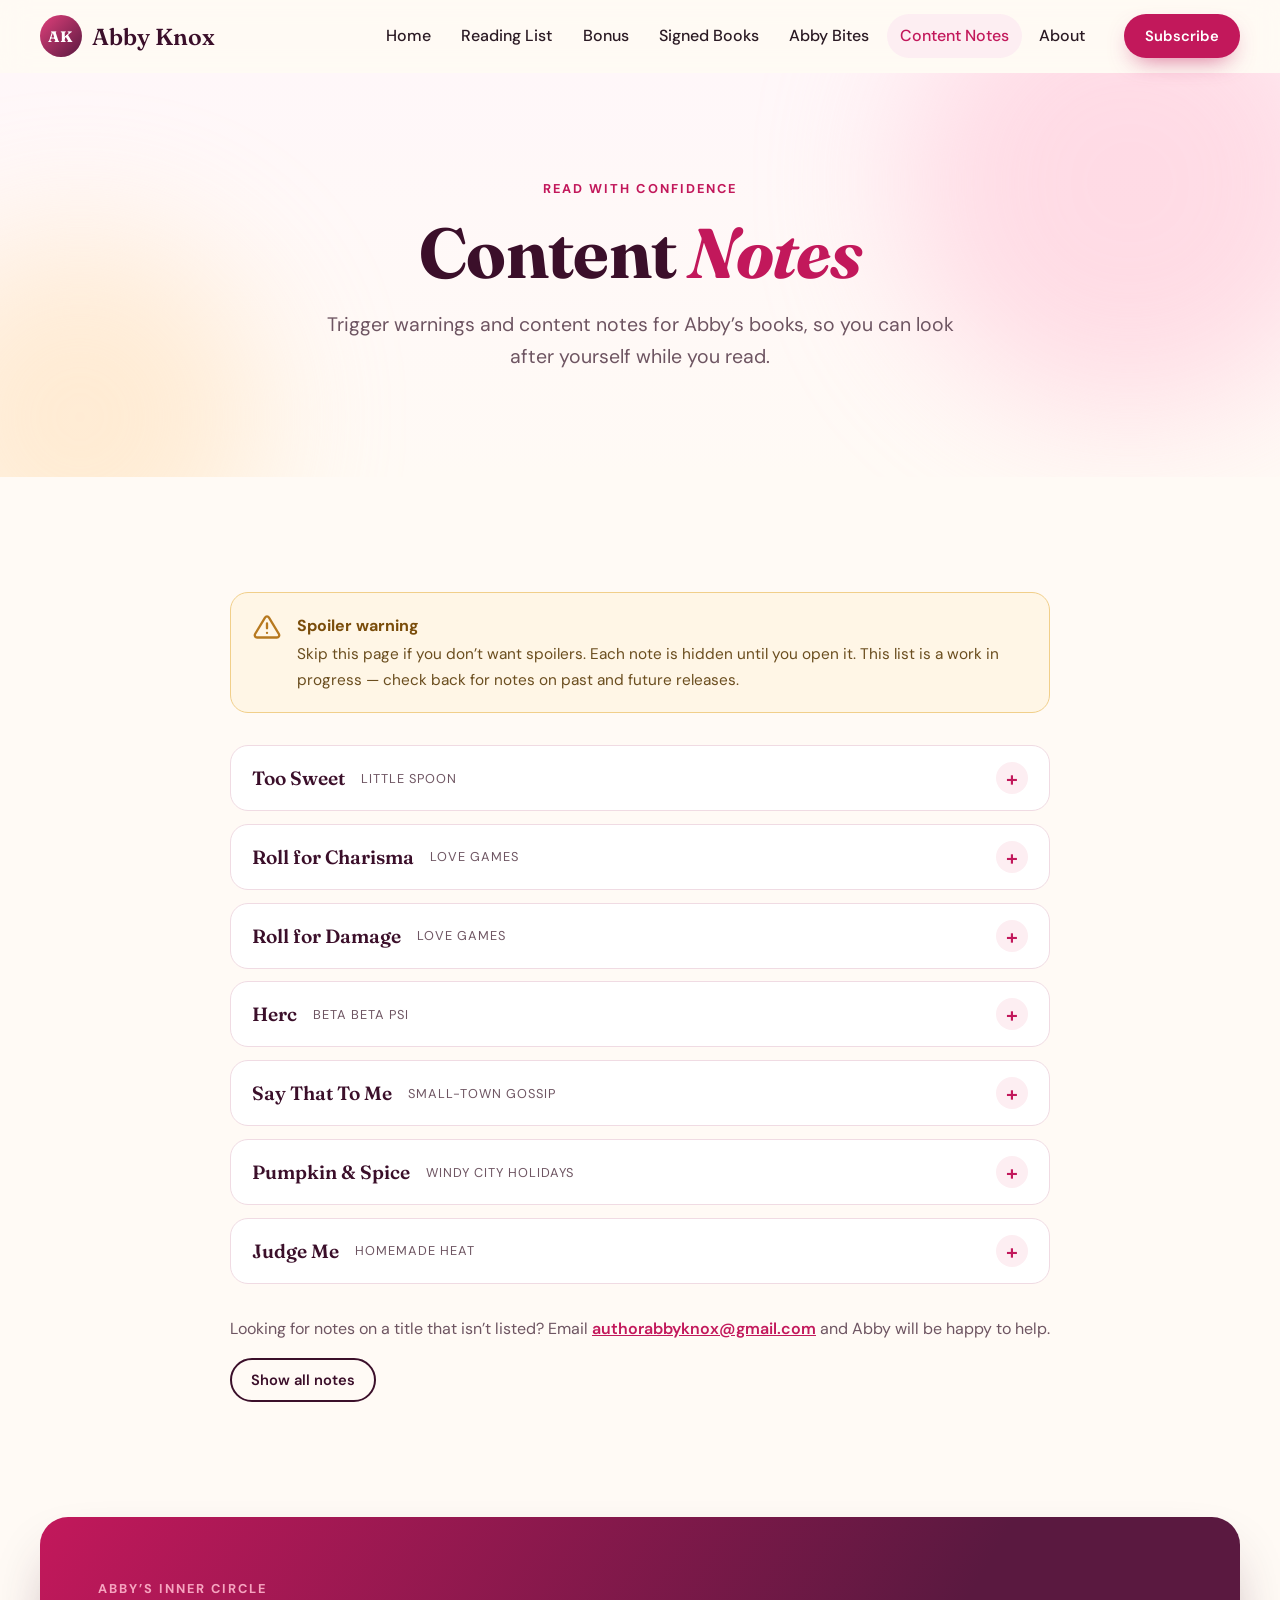
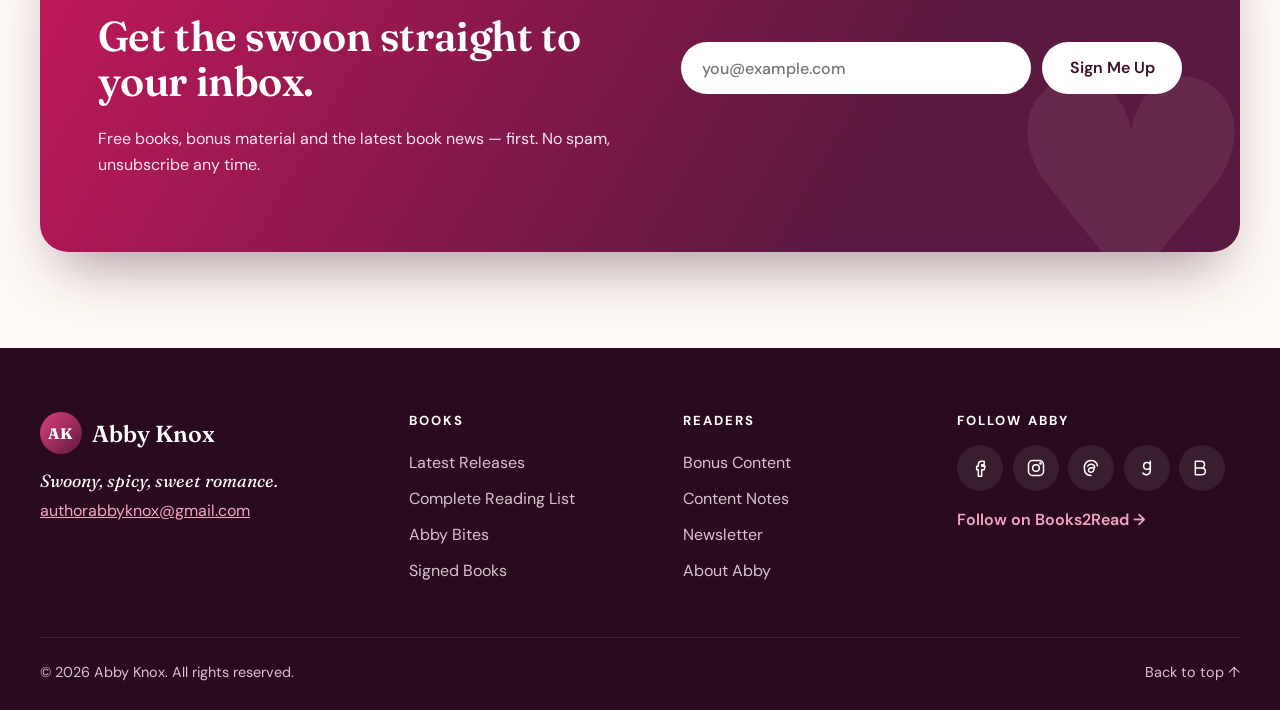
<file: content-notes.html>
<!DOCTYPE html>
<html lang="en">
<head>
  <meta charset="UTF-8" />
  <meta name="viewport" content="width=device-width, initial-scale=1" />
  <title>Content Notes | Abby Knox</title>
  <meta name="description" content="Trigger warnings and content notes for Abby Knox's books." />
  <meta name="theme-color" content="#3b0f2a" />
  <meta property="og:title" content="Content Notes | Abby Knox" />
  <meta property="og:description" content="Trigger warnings and content notes for Abby Knox's books." />
  <meta property="og:image" content="https://static1.squarespace.com/static/59ca86e87131a59786c2e17f/t/661eb293f008772becd1b876/1713287827906/abby+logomail+copy.jpg?format=1500w" />
  <link rel="icon" href="data:image/svg+xml,%3Csvg xmlns='http://www.w3.org/2000/svg' viewBox='0 0 64 64'%3E%3Ccircle cx='32' cy='32' r='32' fill='%23c2185b'/%3E%3Ctext x='32' y='42' font-family='Georgia' font-size='28' font-weight='700' fill='white' text-anchor='middle'%3EAK%3C/text%3E%3C/svg%3E" />
  <link rel="preconnect" href="https://fonts.googleapis.com" />
  <link rel="preconnect" href="https://fonts.gstatic.com" crossorigin />
  <link href="https://fonts.googleapis.com/css2?family=Fraunces:ital,opsz,wght@0,9..144,400;0,9..144,600;0,9..144,700;1,9..144,400;1,9..144,600&family=DM+Sans:wght@400;500;600;700&family=Caveat:wght@600&display=swap" rel="stylesheet" />
  <link rel="stylesheet" href="styles.css" />
</head>
<body class="page-content-notes">
  <a class="skip-link" href="#main">Skip to content</a>

  <header class="site-header" id="top">
    <div class="container nav-wrap">
      <a href="index.html" class="logo" aria-label="Abby Knox home">
        <span class="logo-mark">AK</span>
        <span class="logo-text">Abby Knox</span>
      </a>
      <nav class="nav" id="nav" aria-label="Main">
        <ul>
          <li><a href="index.html">Home</a></li>
          <li><a href="reading-list.html">Reading List</a></li>
          <li><a href="bonus.html">Bonus</a></li>
          <li><a href="signed-books.html">Signed Books</a></li>
          <li><a href="abby-bites.html">Abby Bites</a></li>
          <li><a href="content-notes.html" class="active" aria-current="page">Content Notes</a></li>
          <li><a href="about.html">About</a></li>
        </ul>
        <a href="subscribe.html" class="btn btn-primary btn-sm nav-cta">Subscribe</a>
      </nav>
      <button class="nav-toggle" id="navToggle" aria-label="Open menu" aria-expanded="false" aria-controls="nav">
        <span></span><span></span><span></span>
      </button>
    </div>
  </header>

  <main id="main">
    <section class="page-hero">
      <div class="hero-bg" aria-hidden="true"><span class="blob b1"></span><span class="blob b2"></span></div>
      <div class="container page-hero-inner reveal">
        <p class="eyebrow">Read with confidence</p>
        <h1>Content <em>Notes</em></h1>
        <p class="lead">Trigger warnings and content notes for Abby’s books, so you can look after yourself while you read.</p>
      </div>
    </section>

    <section class="section">
      <div class="container narrow">
        <div class="spoiler-alert reveal" role="note">
          <svg viewBox="0 0 24 24" aria-hidden="true"><path d="M10.3 3.9 1.8 18a2 2 0 0 0 1.7 3h17a2 2 0 0 0 1.7-3L13.7 3.9a2 2 0 0 0-3.4 0zM12 9v4M12 17h.01"/></svg>
          <div>
            <strong>Spoiler warning</strong>
            <p>Skip this page if you don’t want spoilers. Each note is hidden until you open it. This list is a work in progress — check back for notes on past and future releases.</p>
          </div>
        </div>

        <div class="accordion" id="notes">
          <details class="note reveal">
            <summary><span class="note-title">Too Sweet</span><span class="note-series">Little Spoon</span></summary>
            <div class="note-body"><ul><li>The death of an aunt (part of the premise)</li><li>A surprise pregnancy for the main characters</li></ul></div>
          </details>
          <details class="note reveal">
            <summary><span class="note-title">Roll for Charisma</span><span class="note-series">Love Games</span></summary>
            <div class="note-body"><ul><li>Loss of a great-grandmother and a mother before the book begins</li><li>Mention of a controlling ex</li></ul></div>
          </details>
          <details class="note reveal">
            <summary><span class="note-title">Roll for Damage</span><span class="note-series">Love Games</span></summary>
            <div class="note-body"><ul><li>A secondary character with cancer</li><li>Loss of a grandparent-type figure, and grief</li><li>The heroine’s chronic fatigue syndrome diagnosis</li></ul></div>
          </details>
          <details class="note reveal">
            <summary><span class="note-title">Herc</span><span class="note-series">Beta Beta Psi</span></summary>
            <div class="note-body">
              <p class="note-flag">Darker and kinkier than Abby’s usual — please put self-care first.</p>
              <ul><li>Consensual non-consent role play</li><li>Primal play (chasing) and a fantasy scenario</li><li>Knife play</li><li>A jealous ex</li></ul>
              <p>All role play and kinks are consensual and agreed upon, with safe words discussed. Contains zero dubcon or noncon.</p>
            </div>
          </details>
          <details class="note reveal">
            <summary><span class="note-title">Say That To Me</span><span class="note-series">Small-Town Gossip</span></summary>
            <div class="note-body"><ul><li>Mild kink, including light, consensual degradation and name-calling</li></ul></div>
          </details>
          <details class="note reveal">
            <summary><span class="note-title">Pumpkin &amp; Spice</span><span class="note-series">Windy City Holidays</span></summary>
            <div class="note-body"><ul><li>Brief references (no detailed descriptions) to childhood sexual abuse</li><li>Brief references to religious trauma</li></ul></div>
          </details>
          <details class="note reveal">
            <summary><span class="note-title">Judge Me</span><span class="note-series">Homemade Heat</span></summary>
            <div class="note-body"><ul><li>Spanking</li><li>Mild age play (“Daddy”)</li></ul></div>
          </details>
        </div>

        <div class="cn-help reveal">
          <p>Looking for notes on a title that isn’t listed? Email <a href="mailto:authorabbyknox@gmail.com">authorabbyknox@gmail.com</a> and Abby will be happy to help.</p>
          <button class="btn btn-ghost btn-sm" id="toggleAll" type="button">Show all notes</button>
        </div>
      </div>
    </section>

    <section class="newsletter" aria-labelledby="nlTitle">
      <div class="container nl-box reveal">
        <div>
          <p class="eyebrow light">Abby’s inner circle</p>
          <h2 id="nlTitle">Get the swoon straight to your inbox.</h2>
          <p>Free books, bonus material and the latest book news — first. No spam, unsubscribe any time.</p>
        </div>
        <form class="nl-form" action="http://eepurl.com/c7pNu5" method="get" target="_blank" novalidate>
          <label for="nlEmail" class="sr-only">Email address</label>
          <input id="nlEmail" type="email" name="EMAIL" placeholder="you@example.com" autocomplete="email" required />
          <button type="submit" class="btn btn-light">Sign Me Up</button>
          <p class="form-msg" role="status" aria-live="polite"></p>
        </form>
      </div>
    </section>
  </main>

  <footer class="site-footer">
    <div class="container footer-grid">
      <div>
        <a href="index.html" class="logo light"><span class="logo-mark">AK</span><span class="logo-text">Abby Knox</span></a>
        <p class="foot-tag">Swoony, spicy, sweet romance.</p>
        <a class="foot-mail" href="mailto:authorabbyknox@gmail.com">authorabbyknox@gmail.com</a>
      </div>
      <nav aria-label="Footer">
        <h3>Books</h3>
        <ul>
          <li><a href="index.html#latest">Latest Releases</a></li>
          <li><a href="reading-list.html">Complete Reading List</a></li>
          <li><a href="abby-bites.html">Abby Bites</a></li>
          <li><a href="signed-books.html">Signed Books</a></li>
        </ul>
      </nav>
      <nav aria-label="Reader extras">
        <h3>Readers</h3>
        <ul>
          <li><a href="bonus.html">Bonus Content</a></li>
          <li><a href="content-notes.html">Content Notes</a></li>
          <li><a href="subscribe.html">Newsletter</a></li>
          <li><a href="about.html">About Abby</a></li>
        </ul>
      </nav>
      <div>
        <h3>Follow Abby</h3>
        <ul class="socials">
          <li><a href="https://www.facebook.com/abbyknoxauthor/" target="_blank" rel="noopener" aria-label="Facebook"><svg viewBox="0 0 24 24"><path d="M14 8h3V4h-3a4 4 0 0 0-4 4v2H8v4h2v8h4v-8h3l1-4h-4V8z"/></svg></a></li>
          <li><a href="https://www.instagram.com/author_abby_knox/" target="_blank" rel="noopener" aria-label="Instagram"><svg viewBox="0 0 24 24"><rect x="3" y="3" width="18" height="18" rx="5"/><circle cx="12" cy="12" r="4"/><circle cx="17.5" cy="6.5" r=".8"/></svg></a></li>
          <li><a href="https://www.threads.net/@author_abby_knox" target="_blank" rel="noopener" aria-label="Threads"><svg viewBox="0 0 24 24"><path d="M16.5 11.2c-.4-2.6-2.2-3.7-4.4-3.7-2 0-3.4 1-4 2.4M12 21c-5 0-8-3.3-8-9s3-9 8-9c4.3 0 7 2.4 7.8 6.3M9 14.8c0 1.4 1.3 2.4 3 2.3 2.4-.1 3.7-1.9 3.7-5-3-.6-6.7-.3-6.7 2.7z"/></svg></a></li>
          <li><a href="https://www.goodreads.com/AuthorAbbyKnox" target="_blank" rel="noopener" aria-label="Goodreads"><svg viewBox="0 0 24 24"><path d="M16 4v11a5 5 0 0 1-9 3M16 9.5a4 4 0 1 1-8 0 4 4 0 0 1 8 0z"/></svg></a></li>
          <li><a href="https://www.bookbub.com/profile/abby-knox" target="_blank" rel="noopener" aria-label="BookBub"><svg viewBox="0 0 24 24"><path d="M4 4h7a4 4 0 0 1 0 8H4zM4 12h8a4 4 0 0 1 0 8H4z"/></svg></a></li>
        </ul>
        <a class="foot-b2r" href="https://www.books2read.com/abbyknox" target="_blank" rel="noopener">Follow on Books2Read →</a>
      </div>
    </div>
    <div class="container foot-bottom">
      <p>© <span class="year"></span> Abby Knox. All rights reserved.</p>
      <a href="#top" class="back-top">Back to top ↑</a>
    </div>
  </footer>


  <script src="script.js"></script>
</body>
</html>
</file>
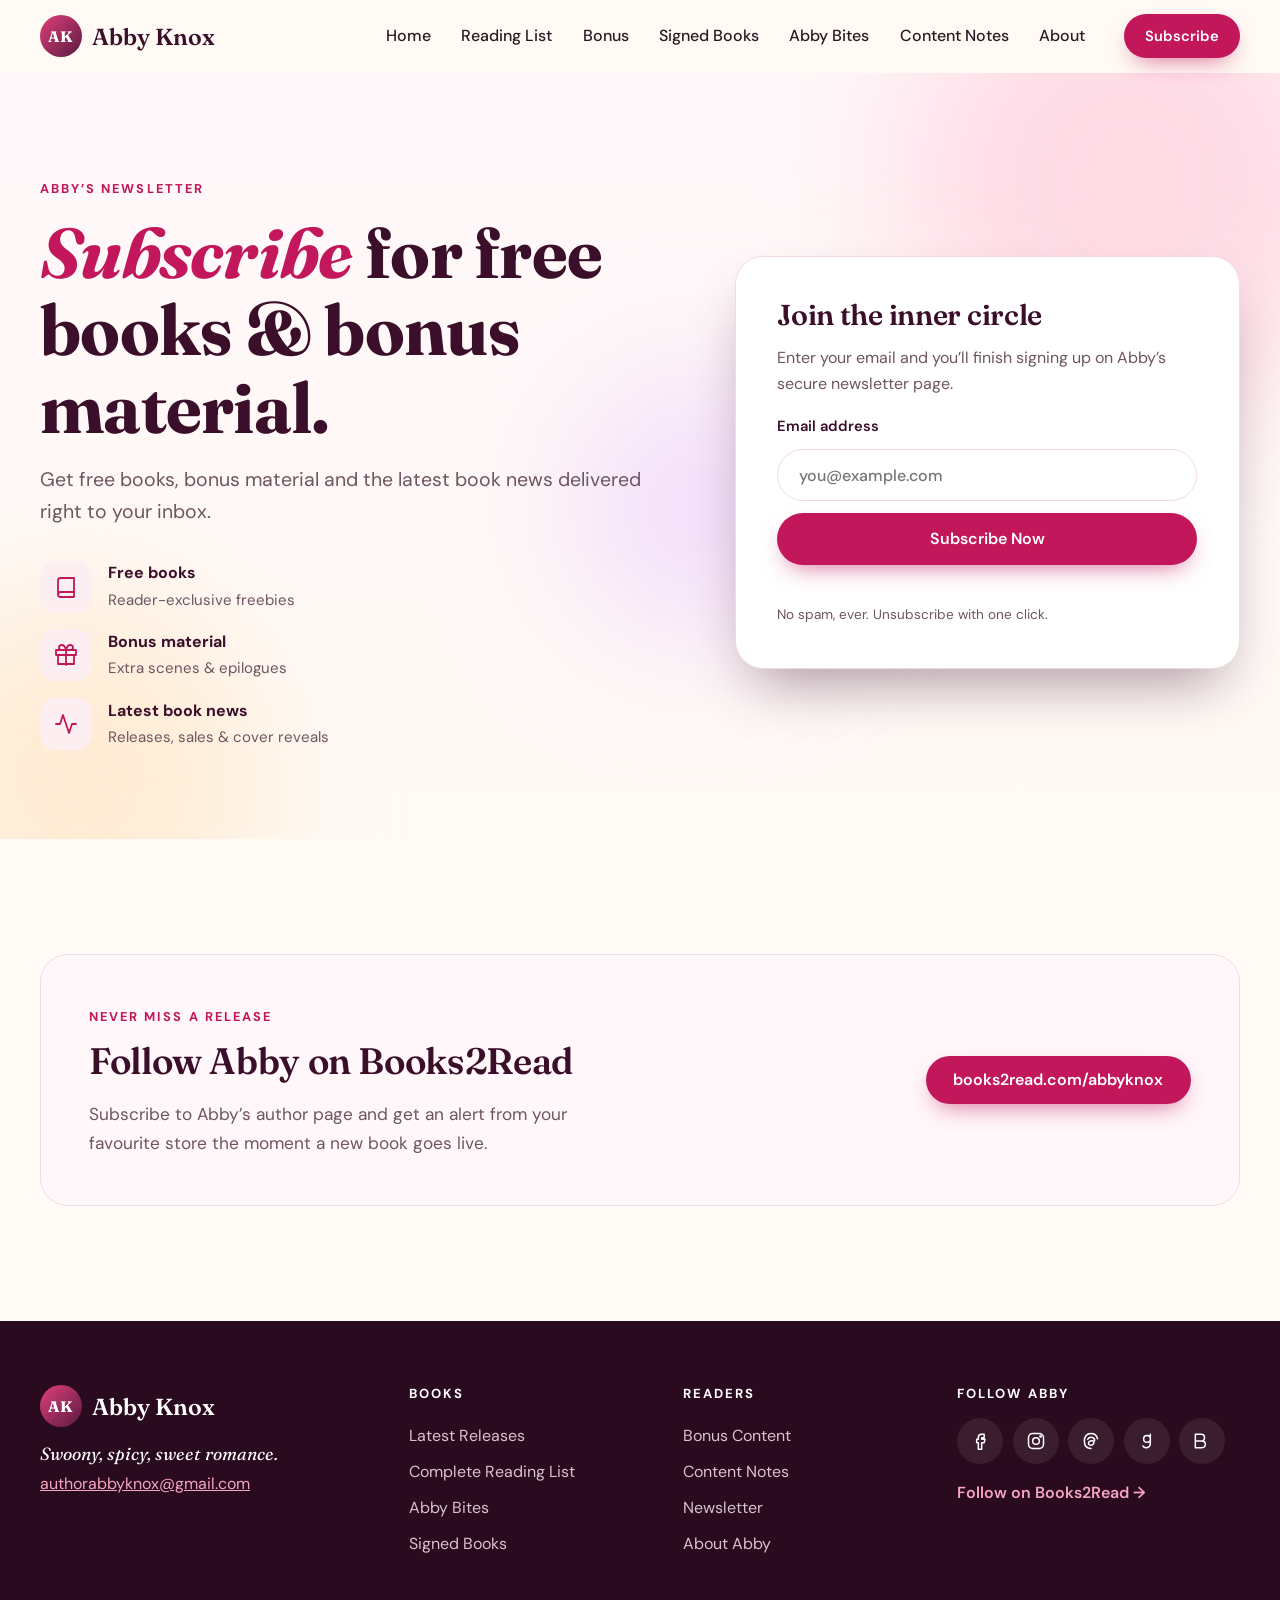
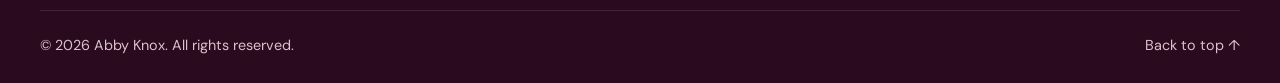
<file: subscribe.html>
<!DOCTYPE html>
<html lang="en">
<head>
  <meta charset="UTF-8" />
  <meta name="viewport" content="width=device-width, initial-scale=1" />
  <title>Subscribe | Abby Knox</title>
  <meta name="description" content="Subscribe to Abby Knox's newsletter for free books, bonus material and the latest book news." />
  <meta name="theme-color" content="#3b0f2a" />
  <meta property="og:title" content="Subscribe | Abby Knox" />
  <meta property="og:description" content="Subscribe to Abby Knox's newsletter for free books, bonus material and the latest book news." />
  <meta property="og:image" content="https://static1.squarespace.com/static/59ca86e87131a59786c2e17f/t/661eb293f008772becd1b876/1713287827906/abby+logomail+copy.jpg?format=1500w" />
  <link rel="icon" href="data:image/svg+xml,%3Csvg xmlns='http://www.w3.org/2000/svg' viewBox='0 0 64 64'%3E%3Ccircle cx='32' cy='32' r='32' fill='%23c2185b'/%3E%3Ctext x='32' y='42' font-family='Georgia' font-size='28' font-weight='700' fill='white' text-anchor='middle'%3EAK%3C/text%3E%3C/svg%3E" />
  <link rel="preconnect" href="https://fonts.googleapis.com" />
  <link rel="preconnect" href="https://fonts.gstatic.com" crossorigin />
  <link href="https://fonts.googleapis.com/css2?family=Fraunces:ital,opsz,wght@0,9..144,400;0,9..144,600;0,9..144,700;1,9..144,400;1,9..144,600&family=DM+Sans:wght@400;500;600;700&family=Caveat:wght@600&display=swap" rel="stylesheet" />
  <link rel="stylesheet" href="styles.css" />
</head>
<body class="page-subscribe">
  <a class="skip-link" href="#main">Skip to content</a>

  <header class="site-header" id="top">
    <div class="container nav-wrap">
      <a href="index.html" class="logo" aria-label="Abby Knox home">
        <span class="logo-mark">AK</span>
        <span class="logo-text">Abby Knox</span>
      </a>
      <nav class="nav" id="nav" aria-label="Main">
        <ul>
          <li><a href="index.html">Home</a></li>
          <li><a href="reading-list.html">Reading List</a></li>
          <li><a href="bonus.html">Bonus</a></li>
          <li><a href="signed-books.html">Signed Books</a></li>
          <li><a href="abby-bites.html">Abby Bites</a></li>
          <li><a href="content-notes.html">Content Notes</a></li>
          <li><a href="about.html">About</a></li>
        </ul>
        <a href="subscribe.html" class="btn btn-primary btn-sm nav-cta">Subscribe</a>
      </nav>
      <button class="nav-toggle" id="navToggle" aria-label="Open menu" aria-expanded="false" aria-controls="nav">
        <span></span><span></span><span></span>
      </button>
    </div>
  </header>

  <main id="main">
    <section class="page-hero subscribe-hero">
      <div class="hero-bg" aria-hidden="true"><span class="blob b1"></span><span class="blob b2"></span><span class="blob b3"></span></div>
      <div class="container sub-grid">
        <div class="reveal">
          <p class="eyebrow">Abby’s newsletter</p>
          <h1><em>Subscribe</em> for free books &amp; bonus material.</h1>
          <p class="lead">Get free books, bonus material and the latest book news delivered right to your inbox.</p>
          <ul class="perks">
            <li><span class="perk-icon"><svg viewBox="0 0 24 24"><path d="M4 19.5A2.5 2.5 0 0 1 6.5 17H20V3H6.5A2.5 2.5 0 0 0 4 5.5z"/><path d="M4 19.5A2.5 2.5 0 0 0 6.5 22H20v-5"/></svg></span><div><strong>Free books</strong><span>Reader-exclusive freebies</span></div></li>
            <li><span class="perk-icon"><svg viewBox="0 0 24 24"><path d="M20 12v9H4v-9M2 7h20v5H2zM12 22V7"/><path d="M12 7H7.5a2.5 2.5 0 1 1 0-5C11 2 12 7 12 7zM12 7h4.5a2.5 2.5 0 1 0 0-5C13 2 12 7 12 7z"/></svg></span><div><strong>Bonus material</strong><span>Extra scenes &amp; epilogues</span></div></li>
            <li><span class="perk-icon"><svg viewBox="0 0 24 24"><path d="M22 12h-4l-3 9L9 3l-3 9H2"/></svg></span><div><strong>Latest book news</strong><span>Releases, sales &amp; cover reveals</span></div></li>
          </ul>
        </div>
        <div class="sub-card reveal">
          <h2>Join the inner circle</h2>
          <p>Enter your email and you’ll finish signing up on Abby’s secure newsletter page.</p>
          <form class="nl-form stacked" action="http://eepurl.com/c7pNu5" method="get" target="_blank" novalidate>
            <label for="subEmail">Email address</label>
            <input id="subEmail" type="email" name="EMAIL" placeholder="you@example.com" autocomplete="email" required />
            <button type="submit" class="btn btn-primary">Subscribe Now</button>
            <p class="form-msg" role="status" aria-live="polite"></p>
          </form>
          <p class="fine">No spam, ever. Unsubscribe with one click.</p>
        </div>
      </div>
    </section>

    <section class="section">
      <div class="container follow-box reveal">
        <div>
          <p class="eyebrow">Never miss a release</p>
          <h2>Follow Abby on Books2Read</h2>
          <p class="section-sub">Subscribe to Abby’s author page and get an alert from your favourite store the moment a new book goes live.</p>
        </div>
        <a href="https://www.books2read.com/abbyknox" target="_blank" rel="noopener" class="btn btn-primary">books2read.com/abbyknox</a>
      </div>
    </section>
</main>

  <footer class="site-footer">
    <div class="container footer-grid">
      <div>
        <a href="index.html" class="logo light"><span class="logo-mark">AK</span><span class="logo-text">Abby Knox</span></a>
        <p class="foot-tag">Swoony, spicy, sweet romance.</p>
        <a class="foot-mail" href="mailto:authorabbyknox@gmail.com">authorabbyknox@gmail.com</a>
      </div>
      <nav aria-label="Footer">
        <h3>Books</h3>
        <ul>
          <li><a href="index.html#latest">Latest Releases</a></li>
          <li><a href="reading-list.html">Complete Reading List</a></li>
          <li><a href="abby-bites.html">Abby Bites</a></li>
          <li><a href="signed-books.html">Signed Books</a></li>
        </ul>
      </nav>
      <nav aria-label="Reader extras">
        <h3>Readers</h3>
        <ul>
          <li><a href="bonus.html">Bonus Content</a></li>
          <li><a href="content-notes.html">Content Notes</a></li>
          <li><a href="subscribe.html">Newsletter</a></li>
          <li><a href="about.html">About Abby</a></li>
        </ul>
      </nav>
      <div>
        <h3>Follow Abby</h3>
        <ul class="socials">
          <li><a href="https://www.facebook.com/abbyknoxauthor/" target="_blank" rel="noopener" aria-label="Facebook"><svg viewBox="0 0 24 24"><path d="M14 8h3V4h-3a4 4 0 0 0-4 4v2H8v4h2v8h4v-8h3l1-4h-4V8z"/></svg></a></li>
          <li><a href="https://www.instagram.com/author_abby_knox/" target="_blank" rel="noopener" aria-label="Instagram"><svg viewBox="0 0 24 24"><rect x="3" y="3" width="18" height="18" rx="5"/><circle cx="12" cy="12" r="4"/><circle cx="17.5" cy="6.5" r=".8"/></svg></a></li>
          <li><a href="https://www.threads.net/@author_abby_knox" target="_blank" rel="noopener" aria-label="Threads"><svg viewBox="0 0 24 24"><path d="M16.5 11.2c-.4-2.6-2.2-3.7-4.4-3.7-2 0-3.4 1-4 2.4M12 21c-5 0-8-3.3-8-9s3-9 8-9c4.3 0 7 2.4 7.8 6.3M9 14.8c0 1.4 1.3 2.4 3 2.3 2.4-.1 3.7-1.9 3.7-5-3-.6-6.7-.3-6.7 2.7z"/></svg></a></li>
          <li><a href="https://www.goodreads.com/AuthorAbbyKnox" target="_blank" rel="noopener" aria-label="Goodreads"><svg viewBox="0 0 24 24"><path d="M16 4v11a5 5 0 0 1-9 3M16 9.5a4 4 0 1 1-8 0 4 4 0 0 1 8 0z"/></svg></a></li>
          <li><a href="https://www.bookbub.com/profile/abby-knox" target="_blank" rel="noopener" aria-label="BookBub"><svg viewBox="0 0 24 24"><path d="M4 4h7a4 4 0 0 1 0 8H4zM4 12h8a4 4 0 0 1 0 8H4z"/></svg></a></li>
        </ul>
        <a class="foot-b2r" href="https://www.books2read.com/abbyknox" target="_blank" rel="noopener">Follow on Books2Read →</a>
      </div>
    </div>
    <div class="container foot-bottom">
      <p>© <span class="year"></span> Abby Knox. All rights reserved.</p>
      <a href="#top" class="back-top">Back to top ↑</a>
    </div>
  </footer>


  <script src="script.js"></script>
</body>
</html>
</file>
<file: styles.css>
/* =========================================================
   Abby Knox — Author Website
   Design tokens → base → components → sections → responsive
   ========================================================= */
:root {
  /* Color */
  --plum-900: #2a0a1e;
  --plum-800: #3b0f2a;
  --plum-700: #5a1940;
  --rose-600: #c2185b;
  --rose-500: #e0407b;
  --rose-300: #f6a5c0;
  --blush-100: #fdeef2;
  --blush-50: #fff7f9;
  --cream: #fffaf5;
  --gold: #e8b04b;
  --ink: #2b1a24;
  --muted: #6e5562;
  --line: #f0dbe3;

  --bg: var(--cream);
  --surface: #ffffff;
  --primary: var(--rose-600);
  --primary-hover: #a3134c;

  /* Type */
  --font-display: "Fraunces", Georgia, serif;
  --font-body: "DM Sans", system-ui, -apple-system, sans-serif;
  --font-script: "Caveat", cursive;

  /* Space / shape */
  --radius-sm: 10px;
  --radius: 18px;
  --radius-lg: 28px;
  --shadow-sm: 0 2px 8px rgba(59, 15, 42, .08);
  --shadow: 0 14px 40px -12px rgba(59, 15, 42, .28);
  --shadow-lg: 0 30px 60px -20px rgba(59, 15, 42, .45);
  --container: 1200px;
  --ease: cubic-bezier(.22, .8, .3, 1);
}

/* ---------- Base ---------- */
*, *::before, *::after { box-sizing: border-box; }
html { overflow-x: clip; scroll-behavior: smooth; scroll-padding-top: 84px; -webkit-text-size-adjust: 100%; }
body {
  margin: 0;
  font-family: var(--font-body);
  font-size: 1rem;
  line-height: 1.65;
  color: var(--ink);
  background: var(--bg);
  -webkit-font-smoothing: antialiased;
  overflow-x: hidden;
  overflow-x: clip;
}
img { max-width: 100%; display: block; height: auto; }
a { color: inherit; }
h1, h2, h3 { font-family: var(--font-display); line-height: 1.1; margin: 0 0 .5em; color: var(--plum-800); letter-spacing: -.01em; }
h2 { font-size: clamp(2rem, 4.2vw, 3.1rem); font-weight: 600; }
h2 em, h1 em { color: var(--primary); font-style: italic; }
h3 { font-size: 1.3rem; font-weight: 600; }
p { margin: 0 0 1rem; }
ul, ol { margin: 0; padding: 0; list-style: none; }
.container { width: min(100% - 2.5rem, var(--container)); margin-inline: auto; }
.section { padding: clamp(4rem, 9vw, 7.5rem) 0; }
.sr-only { position: absolute; width: 1px; height: 1px; overflow: hidden; clip: rect(0 0 0 0); white-space: nowrap; }
.skip-link { position: absolute; left: 1rem; top: -60px; background: var(--plum-800); color: #fff; padding: .6rem 1rem; border-radius: var(--radius-sm); z-index: 200; transition: top .2s; }
.skip-link:focus { top: 1rem; }
:focus-visible { outline: 3px solid var(--rose-500); outline-offset: 3px; border-radius: 6px; }

.eyebrow {
  display: inline-flex; align-items: center; gap: .5rem;
  font-size: .8rem; font-weight: 700; letter-spacing: .16em; text-transform: uppercase;
  color: var(--primary); margin-bottom: .9rem;
}
.eyebrow.light { color: var(--rose-300); }
.eyebrow .dot { width: 8px; height: 8px; border-radius: 50%; background: var(--rose-500); box-shadow: 0 0 0 0 rgba(224, 64, 123, .6); animation: pulse 2s infinite; }
@keyframes pulse { 70% { box-shadow: 0 0 0 10px rgba(224, 64, 123, 0); } 100% { box-shadow: 0 0 0 0 rgba(224, 64, 123, 0); } }

.section-head { text-align: center; max-width: 640px; margin: 0 auto 3rem; }
.section-sub { color: var(--muted); font-size: 1.08rem; }

/* ---------- Buttons ---------- */
.btn {
  display: inline-flex; align-items: center; justify-content: center; gap: .5rem;
  min-height: 48px; padding: .8rem 1.6rem;
  font: 600 1rem/1 var(--font-body); text-decoration: none;
  border-radius: 999px; border: 2px solid transparent; cursor: pointer;
  transition: transform .25s var(--ease), background .25s, box-shadow .25s, color .25s;
}
.btn-sm { min-height: 44px; padding: .6rem 1.2rem; font-size: .92rem; }
.btn-primary { background: var(--primary); color: #fff; box-shadow: 0 10px 24px -10px rgba(194, 24, 91, .7); }
.btn-primary:hover { background: var(--primary-hover); transform: translateY(-2px); }
.btn-ghost { border-color: var(--plum-800); color: var(--plum-800); background: transparent; }
.btn-ghost:hover { background: var(--plum-800); color: #fff; transform: translateY(-2px); }
.btn-light { background: #fff; color: var(--plum-800); }
.btn-light:hover { background: var(--blush-100); transform: translateY(-2px); }
.link-arrow { font-weight: 700; color: var(--primary); text-decoration: none; display: inline-flex; gap: .4rem; align-items: center; min-height: 44px; }
.link-arrow::after { content: "→"; transition: transform .25s var(--ease); }
.link-arrow:hover::after { transform: translateX(4px); }

/* ---------- Header ---------- */
.site-header {
  position: sticky; top: 0; z-index: 100;
  background: rgba(255, 250, 245, .82);
  backdrop-filter: saturate(1.4) blur(14px); -webkit-backdrop-filter: saturate(1.4) blur(14px);
  border-bottom: 1px solid transparent;
  transition: border-color .3s, box-shadow .3s;
}
.site-header.scrolled { border-color: var(--line); box-shadow: var(--shadow-sm); }
.nav-wrap { display: flex; align-items: center; justify-content: space-between; height: 72px; }
.logo { display: inline-flex; align-items: center; gap: .65rem; text-decoration: none; }
.logo-mark {
  display: grid; place-items: center; width: 42px; height: 42px; border-radius: 50%;
  background: linear-gradient(135deg, var(--rose-500), var(--plum-700));
  color: #fff; font: 700 .95rem var(--font-display); letter-spacing: .02em;
}
.logo-text { font: 600 1.45rem var(--font-display); color: var(--plum-800); }
.logo.light .logo-text { color: #fff; }
.nav { display: flex; align-items: center; gap: 1.6rem; }
.nav ul { display: flex; gap: .3rem; }
.nav ul a {
  display: inline-flex; align-items: center; min-height: 44px; padding: 0 .8rem;
  font-weight: 500; text-decoration: none; color: var(--ink); border-radius: 999px;
  transition: background .2s, color .2s;
}
.nav ul a:hover, .nav ul a.active { background: var(--blush-100); color: var(--primary); }
.nav-toggle { display: none; width: 48px; height: 48px; border: 0; background: transparent; cursor: pointer; padding: 12px; border-radius: 12px; }
.nav-toggle span { display: block; height: 2px; background: var(--plum-800); border-radius: 2px; margin: 5px 0; transition: transform .3s var(--ease), opacity .2s; }
.nav-toggle[aria-expanded="true"] span:nth-child(1) { transform: translateY(7px) rotate(45deg); }
.nav-toggle[aria-expanded="true"] span:nth-child(2) { opacity: 0; }
.nav-toggle[aria-expanded="true"] span:nth-child(3) { transform: translateY(-7px) rotate(-45deg); }

/* ---------- Hero ---------- */
.hero { position: relative; overflow: hidden; padding: clamp(3rem, 7vw, 6rem) 0 clamp(4rem, 8vw, 7rem); }
.hero-bg { position: absolute; inset: 0; z-index: -1; background: linear-gradient(180deg, var(--blush-50), var(--cream)); }
.blob { position: absolute; border-radius: 50%; filter: blur(70px); opacity: .55; animation: float 14s ease-in-out infinite; }
.b1 { width: 460px; height: 460px; background: #ffc4d6; top: -120px; right: -80px; }
.b2 { width: 360px; height: 360px; background: #ffe0b8; bottom: -120px; left: -100px; animation-delay: -5s; }
.b3 { width: 260px; height: 260px; background: #e9c6ff; top: 40%; left: 45%; animation-delay: -9s; }
@keyframes float { 50% { transform: translate(30px, -30px) scale(1.08); } }
.hero-grid { display: grid; grid-template-columns: 1.05fr 1fr; gap: clamp(2rem, 5vw, 5rem); align-items: center; }
.hero h1 { font-size: clamp(2.8rem, 7vw, 5.4rem); font-weight: 700; line-height: 1; margin-bottom: 1.4rem; }
.script { font-family: var(--font-script); color: var(--rose-500); font-size: 1.15em; font-weight: 600; display: inline-block; transform: rotate(-4deg); }
.lead { font-size: clamp(1.05rem, 1.6vw, 1.22rem); color: var(--muted); max-width: 34rem; }
.lead strong { color: var(--plum-800); }
.hero-actions { display: flex; flex-wrap: wrap; gap: .9rem; margin-top: 1.8rem; }
.hero-stats { display: flex; flex-wrap: wrap; gap: 2.2rem; margin-top: 2.6rem; padding-top: 1.6rem; border-top: 1px solid var(--line); }
.hero-stats li { display: flex; flex-direction: column; }
.hero-stats strong { font: 700 1.9rem var(--font-display); color: var(--plum-800); line-height: 1.1; }
.hero-stats span { font-size: .88rem; color: var(--muted); }

.hero-books { position: relative; height: clamp(380px, 46vw, 560px); }
.fan {
  position: absolute; top: 50%; left: 50%; width: clamp(170px, 21vw, 280px);
  border-radius: 6px 14px 14px 6px; overflow: hidden; box-shadow: var(--shadow-lg);
  transition: transform .6s var(--ease), box-shadow .4s;
}
.fan img { aspect-ratio: 2/3; object-fit: cover; width: 100%; }
.fan::after { content: ""; position: absolute; inset: 0; background: linear-gradient(90deg, rgba(0,0,0,.25), transparent 6%, transparent 94%, rgba(255,255,255,.12)); pointer-events: none; }
.fan-1 { transform: translate(-105%, -46%) rotate(-12deg); z-index: 1; }
.fan-3 { transform: translate(5%, -46%) rotate(12deg); z-index: 1; }
.fan-2 { transform: translate(-50%, -54%); z-index: 2; width: clamp(200px, 24vw, 320px); }
.hero-books:hover .fan-1 { transform: translate(-118%, -46%) rotate(-16deg); }
.hero-books:hover .fan-3 { transform: translate(18%, -46%) rotate(16deg); }
.fan-2:hover { transform: translate(-50%, -58%) scale(1.03); }
.badge-new {
  position: absolute; top: 14px; right: -34px; transform: rotate(35deg);
  background: var(--gold); color: var(--plum-900); font-weight: 700; font-size: .8rem;
  padding: .3rem 2.6rem; letter-spacing: .08em; text-transform: uppercase; z-index: 3;
}

/* ---------- Marquee ---------- */
.marquee-wrap { overflow: hidden; padding: 1rem 0; margin-top: -1rem; }
.marquee { background: var(--plum-800); color: #fff; overflow: hidden; padding: 1.05rem 0; transform: rotate(-1.2deg); width: 104%; margin-left: -2%; }
.marquee-track { display: flex; gap: 1.6rem; width: max-content; animation: scroll 38s linear infinite; font: italic 500 1.25rem var(--font-display); white-space: nowrap; }
.marquee i { color: var(--rose-300); font-style: normal; }
@keyframes scroll { to { transform: translateX(-50%); } }

/* ---------- Featured ---------- */
.featured-grid { display: grid; grid-template-columns: .8fr 1.2fr; gap: clamp(2rem, 6vw, 6rem); align-items: center; }
.featured-cover { position: relative; max-width: 380px; justify-self: center; }
.featured-cover::before { content: ""; position: absolute; inset: 8% -10% -6% 10%; background: var(--blush-100); border-radius: var(--radius-lg); z-index: -1; transform: rotate(4deg); }
.featured-cover img { border-radius: 6px 14px 14px 6px; box-shadow: var(--shadow-lg); }
.featured-copy p { color: var(--muted); font-size: 1.08rem; max-width: 36rem; }
.tags { display: flex; flex-wrap: wrap; gap: .5rem; margin: 1.2rem 0 .4rem; }
.tags li { padding: .4rem .9rem; border-radius: 999px; background: var(--blush-100); color: var(--plum-700); font-size: .86rem; font-weight: 600; }

/* ---------- Book cards ---------- */
.book-card { text-decoration: none; display: flex; flex-direction: column; gap: .8rem; }
.book-card .cover {
  position: relative; border-radius: 4px 12px 12px 4px; overflow: hidden;
  box-shadow: var(--shadow); aspect-ratio: 2/3; background: var(--blush-100);
  transition: transform .4s var(--ease), box-shadow .4s var(--ease);
}
.book-card .cover img { width: 100%; height: 100%; object-fit: cover; }
.book-card .cover::after { content: ""; position: absolute; inset: 0; background: linear-gradient(90deg, rgba(0,0,0,.22), transparent 5%); pointer-events: none; }
.book-card .buy {
  position: absolute; left: 50%; bottom: 14px; transform: translate(-50%, 12px); opacity: 0;
  background: #fff; color: var(--plum-800); font-weight: 700; font-size: .85rem;
  padding: .55rem 1.1rem; border-radius: 999px; white-space: nowrap; box-shadow: var(--shadow-sm);
  transition: opacity .3s, transform .3s var(--ease); z-index: 2;
}
.book-card:hover .cover, .book-card:focus-visible .cover { transform: translateY(-8px) rotate(-1deg); box-shadow: var(--shadow-lg); }
.book-card:hover .buy, .book-card:focus-visible .buy { opacity: 1; transform: translate(-50%, 0); }
.book-card h3 { font-size: 1.05rem; margin: 0; line-height: 1.25; }
.book-card .sub { font-size: .86rem; color: var(--muted); margin: -.4rem 0 0; line-height: 1.4; }
.book-card .store { font-size: .75rem; font-weight: 700; color: var(--primary); text-transform: uppercase; letter-spacing: .1em; }

/* Carousel */
.carousel { position: relative; }
.book-row {
  display: grid; grid-auto-flow: column; grid-auto-columns: clamp(170px, 19vw, 230px); gap: 1.6rem;
  overflow-x: auto; scroll-snap-type: x mandatory; padding: 1rem .5rem 1.6rem; scrollbar-width: none;
}
.book-row::-webkit-scrollbar { display: none; }
.book-row > * { scroll-snap-align: start; }
.car-btn {
  position: absolute; top: 38%; z-index: 3; width: 52px; height: 52px; border-radius: 50%;
  border: 0; background: #fff; color: var(--plum-800); font-size: 1.8rem; line-height: 1; cursor: pointer;
  box-shadow: var(--shadow); transition: transform .2s, background .2s, opacity .2s;
}
.car-btn:hover { background: var(--primary); color: #fff; transform: scale(1.06); }
.car-btn.prev { left: -20px; } .car-btn.next { right: -20px; }
.car-btn:disabled { opacity: 0; pointer-events: none; }

/* ---------- Series ---------- */
.series { background: radial-gradient(1200px 500px at 85% 0%, var(--plum-700), transparent 60%), var(--plum-900); color: #fff; }
.series h2 { color: #fff; }
.amp { font-style: italic; color: var(--rose-300); }
.series-head { display: grid; grid-template-columns: 1fr 1fr; gap: 2rem; align-items: end; margin-bottom: 3.2rem; }
.series-copy { color: #e9d3dd; font-size: 1.08rem; }
.series-grid { display: grid; grid-template-columns: repeat(6, 1fr); gap: 1.4rem; counter-reset: book; }
.series-grid .book-card h3 { color: #fff; }
.series-grid .book-card .store { color: var(--rose-300); }
.series-grid .book-card .sub { color: #d9bfcd; }
.series-grid .num { font: italic 600 .9rem var(--font-display); color: var(--rose-300); }

/* ---------- Library ---------- */
.lib-tools { display: flex; flex-wrap: wrap; gap: 1rem; justify-content: space-between; align-items: center; margin-bottom: 2.4rem; }
.filters { display: flex; flex-wrap: wrap; gap: .5rem; }
.chip {
  min-height: 44px; padding: .5rem 1.1rem; border-radius: 999px; border: 1.5px solid var(--line);
  background: #fff; font: 600 .92rem var(--font-body); color: var(--ink); cursor: pointer;
  transition: background .2s, color .2s, border-color .2s;
}
.chip:hover { border-color: var(--rose-300); }
.chip.active { background: var(--plum-800); color: #fff; border-color: var(--plum-800); }
.search { position: relative; flex: 0 1 280px; }
.search svg { position: absolute; left: 14px; top: 50%; translate: 0 -50%; width: 18px; height: 18px; fill: none; stroke: var(--muted); stroke-width: 2; }
.search input {
  width: 100%; min-height: 46px; padding: .6rem 1rem .6rem 2.6rem; border-radius: 999px;
  border: 1.5px solid var(--line); background: #fff; font: 500 16px var(--font-body); color: var(--ink);
}
.search input:focus { outline: none; border-color: var(--rose-500); box-shadow: 0 0 0 4px rgba(224, 64, 123, .15); }
.book-grid { display: grid; grid-template-columns: repeat(auto-fill, minmax(170px, 1fr)); gap: 2.2rem 1.6rem; }
.book-grid .book-card { animation: pop .45s var(--ease) both; }
@keyframes pop { from { opacity: 0; transform: translateY(14px); } }
.empty { text-align: center; color: var(--muted); padding: 2rem 0; }

/* ---------- Extras ---------- */
.extras { background: var(--blush-50); }
.extra-grid { display: grid; grid-template-columns: repeat(4, 1fr); gap: 1.4rem; }
.extra-card {
  background: var(--surface); border-radius: var(--radius); padding: 1.8rem 1.6rem 1.2rem;
  border: 1px solid var(--line); transition: transform .35s var(--ease), box-shadow .35s;
}
.extra-card:hover { transform: translateY(-6px); box-shadow: var(--shadow); }
.extra-card p { color: var(--muted); font-size: .96rem; }
.extra-icon { width: 54px; height: 54px; border-radius: 16px; display: grid; place-items: center; background: var(--blush-100); margin-bottom: 1.2rem; }
.extra-icon svg { width: 26px; height: 26px; fill: none; stroke: var(--primary); stroke-width: 1.8; stroke-linecap: round; stroke-linejoin: round; }

/* ---------- About ---------- */
.about-grid { display: grid; grid-template-columns: .85fr 1.15fr; gap: clamp(2rem, 6vw, 6rem); align-items: center; }
.polaroid { background: #fff; padding: 1rem 1rem 3.4rem; box-shadow: var(--shadow-lg); transform: rotate(-3deg); max-width: 420px; margin-inline: auto; position: relative; transition: transform .5s var(--ease); }
.polaroid:hover { transform: rotate(0); }
.polaroid img { aspect-ratio: 1; object-fit: cover; width: 100%; }
.polaroid .caption { position: absolute; bottom: .7rem; left: 0; right: 0; text-align: center; font: 600 1.8rem var(--font-script); color: var(--plum-700); }
.about-copy > p { color: var(--muted); font-size: 1.08rem; }
.split { display: grid; grid-template-columns: 1fr 1fr; gap: 1rem; margin: 1.6rem 0; }
.split-card { padding: 1.3rem 1.3rem .4rem; border-radius: var(--radius); }
.split-card h3 { font-size: 1.1rem; }
.split-card p { font-size: .95rem; }
.fantasy { background: linear-gradient(135deg, #ffe3ec, #fff1df); }
.reality { background: var(--plum-800); color: #f3dde7; }
.reality h3 { color: #fff; }

/* ---------- Newsletter ---------- */
.newsletter { padding: 0 0 clamp(4rem, 8vw, 6rem); }
.nl-box {
  display: grid; grid-template-columns: 1.1fr 1fr; gap: 2rem; align-items: center;
  background: linear-gradient(120deg, var(--rose-600), var(--plum-700) 70%);
  color: #fff; border-radius: var(--radius-lg); padding: clamp(2rem, 5vw, 3.6rem);
  box-shadow: var(--shadow-lg); position: relative; overflow: hidden;
}
.nl-box::after { content: "♥"; position: absolute; right: -20px; bottom: -80px; font-size: 18rem; color: rgba(255,255,255,.07); line-height: 1; pointer-events: none; }
.nl-box h2 { color: #fff; font-size: clamp(1.8rem, 3.6vw, 2.6rem); }
.nl-box p { color: #fbe4ee; }
.nl-form { display: flex; flex-wrap: wrap; gap: .7rem; position: relative; z-index: 1; }
.nl-form input {
  flex: 1 1 220px; min-height: 52px; padding: .8rem 1.3rem; border-radius: 999px; border: 0;
  font: 500 16px var(--font-body); color: var(--ink);
}
.nl-form input:focus { outline: 3px solid var(--gold); }
.nl-form .btn { min-height: 52px; }
.form-msg { flex-basis: 100%; margin: 0; font-weight: 600; min-height: 1.4em; }

/* ---------- Footer ---------- */
.site-footer { background: var(--plum-900); color: #d9c2cd; padding: 4rem 0 1.6rem; }
.footer-grid { display: grid; grid-template-columns: 1.4fr 1fr 1fr; gap: 2.4rem; }
.site-footer h3 { color: #fff; font: 700 .82rem var(--font-body); text-transform: uppercase; letter-spacing: .16em; margin-bottom: 1rem; }
.site-footer ul a { text-decoration: none; display: inline-flex; min-height: 36px; align-items: center; transition: color .2s; }
.site-footer a:hover { color: var(--rose-300); }
.foot-tag { margin: 1rem 0 .4rem; font: italic 1.1rem var(--font-display); color: #fff; }
.foot-mail { color: var(--rose-300); }
.socials { display: flex; flex-wrap: wrap; gap: .6rem; }
.socials a { width: 46px; height: 46px; border-radius: 50%; display: grid !important; place-items: center; background: rgba(255,255,255,.08); transition: background .2s, transform .2s; }
.socials a:hover { background: var(--primary); transform: translateY(-3px); }
.socials svg { width: 20px; height: 20px; fill: none; stroke: #fff; stroke-width: 1.8; stroke-linecap: round; stroke-linejoin: round; }
.foot-bottom { display: flex; justify-content: space-between; flex-wrap: wrap; gap: 1rem; border-top: 1px solid rgba(255,255,255,.1); margin-top: 3rem; padding-top: 1.4rem; font-size: .9rem; }
.foot-bottom p { margin: 0; }
.back-top { text-decoration: none; }

/* ---------- Reveal on scroll ---------- */
.reveal { opacity: 0; transform: translateY(28px); transition: opacity .8s var(--ease), transform .8s var(--ease); }
.reveal.in { opacity: 1; transform: none; }

/* =========================================================
   Responsive
   ========================================================= */
@media (max-width: 1100px) {
  .series-grid { grid-template-columns: repeat(3, 1fr); }
  .extra-grid { grid-template-columns: repeat(2, 1fr); }
}

@media (max-width: 1180px) {
  .nav-toggle { display: block; }
  .nav {
    position: fixed; inset: 72px 0 auto 0; flex-direction: column; align-items: stretch; gap: 1rem;
    background: var(--cream); padding: 1.2rem 1.25rem 1.8rem; border-bottom: 1px solid var(--line);
    box-shadow: var(--shadow); transform: translateY(-120%); visibility: hidden;
    transition: transform .4s var(--ease), visibility .4s;
    max-height: calc(100dvh - 72px); overflow-y: auto;
  }
  .nav.open { transform: none; visibility: visible; }
  .nav ul { flex-direction: column; gap: .2rem; }
  .nav ul a { width: 100%; min-height: 52px; font-size: 1.1rem; padding: 0 1rem; border-radius: 12px; }
  .nav-cta { width: 100%; min-height: 52px; }
}

@media (max-width: 960px) {

  .hero-grid, .featured-grid, .about-grid, .nl-box, .series-head { grid-template-columns: 1fr; }
  .hero-copy { text-align: center; }
  .hero-copy .lead { margin-inline: auto; }
  .hero-actions, .hero-stats { justify-content: center; }
  .hero-books { height: clamp(340px, 70vw, 480px); }
  .fan { width: clamp(150px, 32vw, 230px); }
  .fan-2 { width: clamp(175px, 37vw, 260px); }
  .featured-cover { max-width: 260px; }
  .featured-copy { text-align: center; }
  .featured-copy p { margin-inline: auto; }
  .tags { justify-content: center; }
  .about-copy { text-align: center; }
  .footer-grid { grid-template-columns: 1fr 1fr; }
  .footer-grid > div:first-child { grid-column: 1 / -1; }
}

@media (max-width: 640px) {
  .container { width: min(100% - 2rem, var(--container)); }
  .hero h1 { font-size: clamp(2.5rem, 12vw, 3.4rem); }
  .hero-stats { gap: 1.4rem; }
  .hero-stats strong { font-size: 1.5rem; }
  .hero-actions .btn { flex: 1 1 100%; }
  .badge-new { font-size: .7rem; right: -38px; }
  .marquee-track { font-size: 1.05rem; }
  .car-btn { display: none; }
  .book-row { grid-auto-columns: 62%; gap: 1.1rem; margin-inline: -1rem; padding-inline: 1rem; scroll-padding-inline: 1rem; }
  .series-grid { grid-template-columns: repeat(2, 1fr); gap: 1.6rem 1rem; }
  .lib-tools { flex-direction: column; align-items: stretch; }
  .filters { flex-wrap: nowrap; overflow-x: auto; scrollbar-width: none; margin-inline: -1rem; padding: 0 1rem .2rem; }
  .filters::-webkit-scrollbar { display: none; }
  .chip { flex: 0 0 auto; }
  .search { flex-basis: auto; }
  .book-grid { grid-template-columns: repeat(2, 1fr); gap: 1.8rem 1rem; }
  .book-card .buy { opacity: 1; transform: translate(-50%, 0); font-size: .75rem; padding: .45rem .8rem; }
  .extra-grid { grid-template-columns: 1fr; }
  .split { grid-template-columns: 1fr; text-align: left; }
  .footer-grid { grid-template-columns: 1fr; }
  .foot-bottom { flex-direction: column; text-align: center; align-items: center; }
}

@media (hover: none) {
  .book-card .buy { opacity: 1; transform: translate(-50%, 0); }
}

@media (prefers-reduced-motion: reduce) {
  *, *::before, *::after { animation-duration: .001ms !important; animation-iteration-count: 1 !important; transition-duration: .001ms !important; scroll-behavior: auto !important; }
  .reveal { opacity: 1; transform: none; }
}

/* =========================================================
   Inner pages
   ========================================================= */
.nav ul a.active { background: var(--blush-100); color: var(--primary); }
.center-cta { text-align: center; margin-top: 3rem; }
.foot-b2r { display: inline-block; margin-top: 1rem; color: var(--rose-300); font-weight: 600; text-decoration: none; }
.footer-grid { grid-template-columns: 1.4fr 1fr 1fr 1.2fr; }
.btn-outline-light { border-color: rgba(255,255,255,.7); color: #fff; }
.btn-outline-light:hover { background: #fff; color: var(--plum-800); transform: translateY(-2px); }
.narrow { max-width: 820px; }
.pill { display: inline-block; padding: .3rem .8rem; border-radius: 999px; background: var(--blush-100); color: var(--primary); font-size: .76rem; font-weight: 700; letter-spacing: .06em; text-transform: uppercase; }
.pill.hot { background: var(--gold); color: var(--plum-900); }

/* Page hero */
.page-hero { position: relative; overflow: hidden; padding: clamp(3.5rem, 8vw, 6.5rem) 0 clamp(3rem, 7vw, 5.5rem); }
.page-hero-inner { text-align: center; max-width: 760px; }
.page-hero h1 { font-size: clamp(2.5rem, 6vw, 4.4rem); font-weight: 700; margin-bottom: 1.1rem; }
.page-hero .lead { margin-inline: auto; max-width: 40rem; }
.hero-bg.dark { background: radial-gradient(900px 400px at 80% 0%, var(--plum-700), transparent 60%), var(--plum-900); }
.hero-bg.dark .blob { opacity: .25; }
.bites-hero h1, .bites-hero .lead { color: #fff; }
.bites-hero .lead { color: #ecd4df; }
.bites-hero h1 em { color: var(--rose-300); }

/* Reading list */
.rl-stats { display: flex; justify-content: center; flex-wrap: wrap; gap: .8rem 2rem; margin-top: 1.8rem; color: var(--muted); }
.rl-stats strong { font: 700 1.6rem var(--font-display); color: var(--plum-800); margin-right: .3rem; }
.rl-section { padding-top: 1rem; }
.rl-toolbar { position: sticky; top: 72px; z-index: 20; background: rgba(255,250,245,.92); backdrop-filter: blur(10px); -webkit-backdrop-filter: blur(10px); padding: 1rem 0; margin-bottom: 1.5rem; display: flex; flex-direction: column; gap: .9rem; border-bottom: 1px solid var(--line); }
.rl-toolbar .search { flex: none; max-width: 520px; width: 100%; margin-inline: auto; }
.rl-jump { display: flex; gap: .5rem; overflow-x: auto; scrollbar-width: none; padding-bottom: .2rem; }
.rl-jump::-webkit-scrollbar { display: none; }
.rl-jump .chip { flex: 0 0 auto; display: inline-flex; align-items: center; text-decoration: none; font-size: .86rem; }
.universe { padding: 2.6rem 0 1rem; scroll-margin-top: 200px; }
.universe-head { display: flex; flex-wrap: wrap; align-items: baseline; gap: .4rem 1.2rem; border-bottom: 2px solid var(--plum-800); padding-bottom: .8rem; margin-bottom: 1.6rem; }
.universe-head h2 { font-size: clamp(1.7rem, 3vw, 2.3rem); margin: 0; }
.universe-head p { margin: 0; color: var(--muted); font-style: italic; }
.series-cards { display: grid; grid-template-columns: repeat(auto-fill, minmax(300px, 1fr)); gap: 1.3rem; }
.series-card { background: var(--surface); border: 1px solid var(--line); border-radius: var(--radius); padding: 1.4rem 1.2rem 1rem; transition: box-shadow .3s, transform .3s var(--ease); }
.series-card:hover { box-shadow: var(--shadow); transform: translateY(-3px); }
.series-card h3 { font-size: 1.15rem; margin-bottom: .2rem; }
.series-note { font-size: .86rem; color: var(--muted); margin-bottom: .6rem; }
.title-list { margin-top: .6rem; }
.title-list li + li { border-top: 1px dashed var(--line); }
.title-list a { display: flex; align-items: center; gap: .8rem; min-height: 48px; padding: .35rem .3rem; text-decoration: none; border-radius: 10px; transition: background .2s; }
.title-list a:hover { background: var(--blush-50); }
.title-list img { width: 36px; height: 54px; object-fit: cover; border-radius: 3px; box-shadow: var(--shadow-sm); flex: none; }
.title-list .num { width: 36px; height: 36px; flex: none; display: grid; place-items: center; border-radius: 50%; background: var(--blush-100); color: var(--primary); font: 600 .9rem var(--font-display); }
.title-list .t { flex: 1; font-weight: 500; line-height: 1.35; }
.title-list .go { color: var(--rose-300); transition: transform .2s, color .2s; }
.title-list a:hover .go { transform: translateX(3px); color: var(--primary); }

/* Bonus */
.bonus-grid { display: grid; grid-template-columns: repeat(3, 1fr); gap: 1.6rem; }
.bonus-card { display: flex; flex-direction: column; background: var(--surface); border-radius: var(--radius-lg); overflow: hidden; border: 1px solid var(--line); text-decoration: none; transition: transform .35s var(--ease), box-shadow .35s; }
.bonus-card:hover { transform: translateY(-6px); box-shadow: var(--shadow-lg); }
.bonus-img { background: linear-gradient(135deg, var(--blush-100), #fff1df); padding: 2rem 2.4rem 0; display: flex; justify-content: center; }
.bonus-img img { width: 70%; aspect-ratio: 2/3; object-fit: cover; border-radius: 4px 10px 0 0; box-shadow: var(--shadow); transition: transform .4s var(--ease); }
.bonus-card:hover .bonus-img img { transform: translateY(-6px) rotate(-1.5deg); }
.bonus-body { padding: 1.5rem 1.6rem 1rem; display: flex; flex-direction: column; gap: .5rem; flex: 1; }
.bonus-body h3 { margin: .3rem 0 0; }
.bonus-body p { color: var(--muted); margin: 0; flex: 1; }
.free-book { background: radial-gradient(900px 400px at 15% 100%, var(--rose-600), transparent 60%), var(--plum-900); color: #fff; }
.free-book h2 { color: #fff; font-size: clamp(2.4rem, 5vw, 3.6rem); }
.free-book p { color: #ecd4df; font-size: 1.08rem; max-width: 34rem; }
.free-grid { display: grid; grid-template-columns: .7fr 1.3fr; gap: clamp(2rem, 6vw, 5rem); align-items: center; }
.free-cover { position: relative; max-width: 320px; justify-self: center; }
.free-cover img { border-radius: 4px 12px 12px 4px; box-shadow: 0 30px 60px -15px rgba(0,0,0,.6); transform: rotate(-3deg); }
.free-badge { position: absolute; top: -18px; right: -18px; width: 84px; height: 84px; border-radius: 50%; display: grid; place-items: center; background: var(--gold); color: var(--plum-900); font: 700 1.25rem var(--font-display); transform: rotate(12deg); box-shadow: var(--shadow); }

/* Subscribe */
.sub-grid { display: grid; grid-template-columns: 1.1fr .9fr; gap: clamp(2rem, 6vw, 5rem); align-items: center; }
.subscribe-hero h1 { text-align: left; }
.subscribe-hero .lead { margin-inline: 0; }
.perks { display: grid; gap: 1rem; margin-top: 2rem; }
.perks li { display: flex; gap: 1rem; align-items: center; }
.perks strong { display: block; color: var(--plum-800); }
.perks span { color: var(--muted); font-size: .94rem; }
.perk-icon, .extra-icon { width: 52px; height: 52px; flex: none; border-radius: 16px; display: grid; place-items: center; background: var(--blush-100); }
.perk-icon svg, .contact-card svg { width: 24px; height: 24px; fill: none; stroke: var(--primary); stroke-width: 1.8; stroke-linecap: round; stroke-linejoin: round; }
.sub-card { background: var(--surface); border-radius: var(--radius-lg); padding: clamp(1.8rem, 4vw, 2.6rem); box-shadow: var(--shadow-lg); border: 1px solid var(--line); }
.sub-card h2 { font-size: 1.8rem; }
.sub-card > p { color: var(--muted); }
.nl-form.stacked { flex-direction: column; flex-wrap: nowrap; }
.nl-form.stacked label { font-weight: 600; font-size: .92rem; color: var(--plum-800); }
.nl-form.stacked input { flex: none; border: 1.5px solid var(--line); }
.nl-form.stacked input:focus { outline: none; border-color: var(--rose-500); box-shadow: 0 0 0 4px rgba(224,64,123,.15); }
.nl-form.stacked .form-msg { color: var(--primary); }
.fine { font-size: .85rem; color: var(--muted); margin: .4rem 0 0; }
.follow-box { display: flex; flex-wrap: wrap; justify-content: space-between; align-items: center; gap: 1.5rem; background: var(--blush-50); border: 1px solid var(--line); border-radius: var(--radius-lg); padding: clamp(1.8rem, 4vw, 3rem); }
.follow-box h2 { font-size: clamp(1.7rem, 3vw, 2.3rem); }
.follow-box .section-sub { margin: 0; max-width: 34rem; }

/* Signed books shop */
.filters.center { justify-content: center; margin-bottom: 2.6rem; }
.shop-grid { display: grid; grid-template-columns: repeat(auto-fill, minmax(260px, 1fr)); gap: 1.8rem; }
.product { background: var(--surface); border: 1px solid var(--line); border-radius: var(--radius-lg); overflow: hidden; display: flex; flex-direction: column; transition: transform .35s var(--ease), box-shadow .35s; }
.product:hover { transform: translateY(-6px); box-shadow: var(--shadow-lg); }
.product[hidden] { display: none; }
.product-img { position: relative; background: linear-gradient(160deg, var(--blush-50), var(--blush-100)); aspect-ratio: 4/4.2; display: grid; place-items: center; padding: 1.4rem; }
.product-img img { max-height: 100%; width: auto; object-fit: contain; filter: drop-shadow(0 18px 24px rgba(59,15,42,.25)); transition: transform .4s var(--ease); }
.product:hover .product-img img { transform: scale(1.04); }
.product-img .pill { position: absolute; top: 14px; left: 14px; background: #fff; }
.product-img .pill.hot { background: var(--gold); }
.product-body { padding: 1.3rem 1.4rem 1.4rem; display: flex; flex-direction: column; flex: 1; }
.product-body h3 { margin-bottom: .3rem; }
.product-body p { color: var(--muted); font-size: .94rem; flex: 1; }
.product-foot { display: flex; justify-content: space-between; align-items: center; gap: 1rem; padding-top: 1rem; border-top: 1px solid var(--line); }
.price { font: 700 1.45rem var(--font-display); color: var(--plum-800); }
.shop-note { text-align: center; color: var(--muted); margin-top: 3rem; }
.shop-note a { color: var(--primary); font-weight: 600; }

/* Abby Bites */
.steps { display: flex; justify-content: center; flex-wrap: wrap; gap: .8rem 1.6rem; margin-top: 2rem; color: #fff; font-weight: 600; }
.steps li { display: flex; align-items: center; gap: .6rem; }
.steps span { width: 32px; height: 32px; border-radius: 50%; display: grid; place-items: center; background: var(--rose-500); font-size: .9rem; }
.bites-list { display: grid; gap: clamp(3rem, 7vw, 5.5rem); }
.bite { display: grid; grid-template-columns: .7fr 1.3fr; gap: clamp(2rem, 5vw, 4.5rem); align-items: center; }
.bite.reverse .bite-cover { order: 2; }
.bite-cover { max-width: 320px; justify-self: center; position: relative; }
.bite-cover::before { content: ""; position: absolute; inset: 10% -12% -8% 12%; border-radius: var(--radius-lg); background: linear-gradient(135deg, #ead2ff, var(--blush-100)); z-index: -1; transform: rotate(-4deg); }
.bite.reverse .bite-cover::before { transform: rotate(4deg); inset: 10% 12% -8% -12%; }
.bite-cover img { border-radius: 4px 12px 12px 4px; box-shadow: var(--shadow-lg); }
.bite-body h2 { font-size: clamp(1.8rem, 3.5vw, 2.6rem); margin-top: .6rem; }
.bite-body p { color: var(--muted); font-size: 1.08rem; max-width: 36rem; }
.bite-body .tags { margin: 0; }
.happy { text-align: center; font: italic 600 1.6rem var(--font-display); color: var(--plum-800); }
.happy span { color: var(--rose-500); font-style: normal; }

/* Content notes */
.spoiler-alert { display: flex; gap: 1rem; align-items: flex-start; background: #fff6e6; border: 1.5px solid #f1cf8a; border-radius: var(--radius); padding: 1.2rem 1.4rem; margin-bottom: 2rem; }
.spoiler-alert svg { width: 28px; height: 28px; flex: none; fill: none; stroke: #b7791f; stroke-width: 2; stroke-linecap: round; stroke-linejoin: round; }
.spoiler-alert strong { color: #7a4d0b; display: block; margin-bottom: .2rem; }
.spoiler-alert p { margin: 0; color: #6b4e1f; font-size: .96rem; }
.accordion { display: grid; gap: .8rem; }
.note { background: var(--surface); border: 1px solid var(--line); border-radius: var(--radius); overflow: hidden; transition: box-shadow .3s; }
.note[open] { box-shadow: var(--shadow); border-color: var(--rose-300); }
.note summary { list-style: none; cursor: pointer; display: flex; align-items: center; gap: 1rem; min-height: 64px; padding: .8rem 1.3rem; }
.note summary::-webkit-details-marker { display: none; }
.note summary::after { content: "+"; margin-left: auto; width: 32px; height: 32px; flex: none; border-radius: 50%; display: grid; place-items: center; background: var(--blush-100); color: var(--primary); font-size: 1.3rem; font-weight: 600; transition: transform .3s var(--ease); }
.note[open] summary::after { transform: rotate(45deg); }
.note-title { font: 600 1.2rem var(--font-display); color: var(--plum-800); }
.note-series { font-size: .8rem; color: var(--muted); text-transform: uppercase; letter-spacing: .08em; }
.note-body { padding: 0 1.3rem 1.2rem; color: var(--ink); }
.note-body ul { list-style: none; display: grid; gap: .45rem; }
.note-body li { position: relative; padding-left: 1.4rem; }
.note-body li::before { content: "♥"; position: absolute; left: 0; color: var(--rose-300); font-size: .8rem; top: .2rem; }
.note-body p { margin: .8rem 0 0; color: var(--muted); }
.note-flag { background: var(--blush-50); border-left: 3px solid var(--primary); padding: .6rem .9rem; border-radius: 6px; color: var(--plum-800) !important; font-weight: 600; margin: 0 0 .9rem !important; }
.cn-help { display: flex; flex-wrap: wrap; justify-content: space-between; align-items: center; gap: 1rem; margin-top: 2rem; color: var(--muted); }
.cn-help p { margin: 0; }
.cn-help a { color: var(--primary); font-weight: 600; }

/* About page */
.about-hero h1 { font-size: clamp(2.6rem, 6vw, 4.4rem); }
.vs-grid { display: grid; grid-template-columns: 1fr auto 1fr; gap: 1.4rem; align-items: center; }
.vs-card { border-radius: var(--radius-lg); padding: clamp(1.8rem, 4vw, 2.6rem); height: 100%; }
.vs-card.fantasy { background: linear-gradient(135deg, #ffe3ec, #fff1df); }
.vs-card.reality { background: var(--plum-800); color: #f3dde7; }
.vs-card.reality h3 { color: #fff; }
.vs-label { display: inline-block; font: 600 1.6rem var(--font-script); color: var(--primary); margin-bottom: .4rem; }
.vs-card.reality .vs-label { color: var(--rose-300); }
.vs-card p { margin: 0; font-size: 1.05rem; }
.vs-badge { width: 64px; height: 64px; border-radius: 50%; display: grid; place-items: center; background: var(--gold); color: var(--plum-900); font: italic 700 1.3rem var(--font-display); box-shadow: var(--shadow); }
.tropes-section { background: var(--plum-900); color: #f3dde7; }
.tropes-section h2 { color: #fff; }
.two-col { display: grid; grid-template-columns: 1fr 1fr; gap: clamp(2.5rem, 6vw, 5rem); }
.trope-cloud { display: flex; flex-wrap: wrap; gap: .6rem; margin-top: 1rem; }
.trope-cloud li { padding: .6rem 1.1rem; border-radius: 999px; border: 1.5px solid rgba(246,165,192,.5); color: #fff; font-weight: 500; transition: background .2s, transform .2s; }
.trope-cloud li:hover { background: var(--primary); border-color: var(--primary); transform: translateY(-2px); }
.influences { display: grid; gap: .8rem; margin-top: 1rem; }
.influences li { background: rgba(255,255,255,.06); border-radius: var(--radius); padding: 1rem 1.2rem; }
.influences strong { display: block; color: #fff; font: italic 600 1.15rem var(--font-display); }
.influences span { font-size: .92rem; color: #d9bfcd; }
.promise { margin-top: 1.4rem; font-family: var(--font-display); font-style: italic; font-size: 1.1rem; color: var(--rose-300); }
.contact-grid { display: grid; grid-template-columns: repeat(4, 1fr); gap: 1.2rem; }
.contact-card { display: flex; flex-direction: column; align-items: center; text-align: center; gap: .4rem; padding: 1.8rem 1rem; background: var(--surface); border: 1px solid var(--line); border-radius: var(--radius); text-decoration: none; transition: transform .3s var(--ease), box-shadow .3s; overflow-wrap: anywhere; }
.contact-card:hover { transform: translateY(-5px); box-shadow: var(--shadow); }
.contact-card .extra-icon { margin: 0 0 .5rem; }
.contact-card strong { color: var(--plum-800); }
.contact-card span:last-child { color: var(--muted); font-size: .9rem; }

/* Inner-page responsive */
@media (max-width: 1100px) {
  .footer-grid { grid-template-columns: 1fr 1fr; }
  .footer-grid > div:first-child { grid-column: 1 / -1; }
  .contact-grid { grid-template-columns: repeat(2, 1fr); }
}
@media (max-width: 960px) {
  .bonus-grid { grid-template-columns: 1fr 1fr; }
  .free-grid, .sub-grid, .bite, .two-col { grid-template-columns: 1fr; }
  .free-copy, .bite-body { text-align: center; }
  .free-copy p, .bite-body p { margin-inline: auto; }
  .free-copy .hero-actions, .bite-body .tags { justify-content: center; }
  .bite.reverse .bite-cover { order: 0; }
  .bite-cover { max-width: 240px; }
  .free-cover { max-width: 240px; }
  .subscribe-hero h1, .subscribe-hero .lead { text-align: center; margin-inline: auto; }
  .perks { max-width: 360px; margin-inline: auto; }
  .vs-grid { grid-template-columns: 1fr; }
  .vs-badge { justify-self: center; margin: -2.2rem 0; position: relative; z-index: 1; }
  .follow-box { flex-direction: column; text-align: center; }
}
@media (max-width: 640px) {
  .bonus-grid { grid-template-columns: 1fr; }
  .series-cards { grid-template-columns: 1fr; }
  .universe { scroll-margin-top: 180px; }
  .shop-grid { grid-template-columns: 1fr; }
  .contact-grid { grid-template-columns: 1fr 1fr; gap: .8rem; }
  .contact-card { padding: 1.3rem .6rem; }
  .cn-help { flex-direction: column; text-align: center; }
  .note summary { flex-wrap: wrap; gap: .2rem .8rem; padding-right: 3.6rem; position: relative; }
  .note summary::after { position: absolute; right: 1rem; top: 50%; translate: 0 -50%; }
  .note-title { flex-basis: 100%; }
  .steps { flex-direction: column; align-items: center; }
  .follow-box .btn { width: 100%; }
}
.hero-stats strong span { font: inherit; color: inherit; }
</file>
